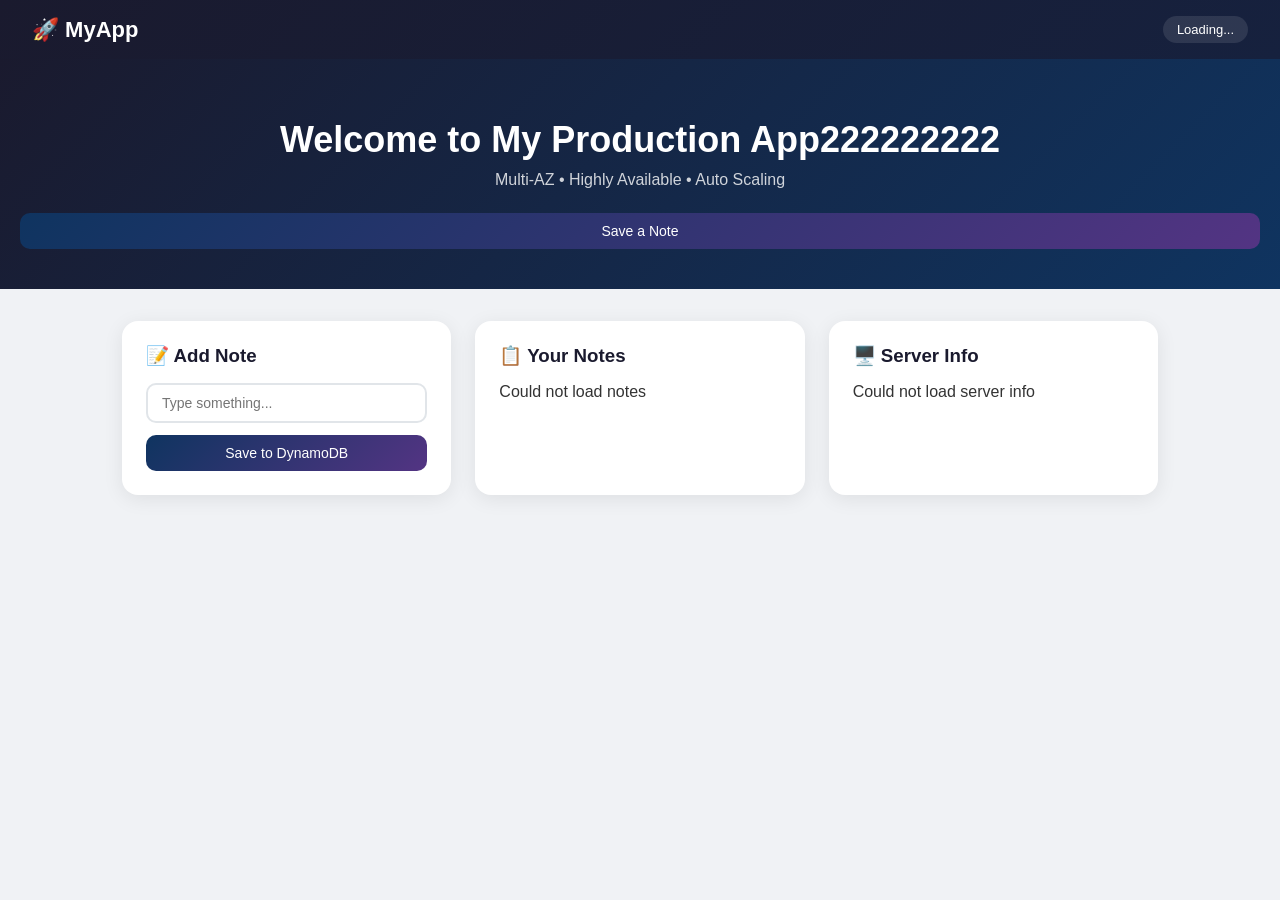
<file: my-production-app/index.html>
<!DOCTYPE html>
<html lang="en">
<head>
  <meta charset="UTF-8"/>
  <meta name="viewport" content="width=device-width, initial-scale=1.0"/>
  <title>My Production App</title>
  <link rel="stylesheet" href="style.css"/>
</head>
<body>
  <nav>
    <div class="nav-brand">🚀 MyApp</div>
    <div class="nav-info" id="server-info">Loading...</div>
  </nav>

  <main>
    <div class="hero">
      <h1>Welcome to My Production App222222222</h1>
      <p>Multi-AZ • Highly Available • Auto Scaling</p>
      <button onclick="saveNote()">Save a Note</button>
    </div>

    <div class="card-grid">
      <div class="card">
        <h3>📝 Add Note</h3>
        <input type="text" id="note-input" placeholder="Type something..."/>
        <button onclick="saveNote()">Save to DynamoDB</button>
      </div>
      <div class="card">
        <h3>📋 Your Notes</h3>
        <div id="notes-list">Loading notes...</div>
      </div>
      <div class="card">
        <h3>🖥️ Server Info</h3>
        <div id="server-details">Fetching...</div>
      </div>
    </div>
  </main>

  <script src="app.js"></script>
</body>
</html>
</file>
<file: my-production-app/style.css>
* { margin: 0; padding: 0; box-sizing: border-box; }

body {
  font-family: 'Segoe UI', sans-serif;
  background: #f0f2f5;
  color: #333;
}

nav {
  background: linear-gradient(135deg, #1a1a2e, #16213e);
  padding: 16px 32px;
  display: flex;
  justify-content: space-between;
  align-items: center;
  color: white;
}

.nav-brand { font-size: 22px; font-weight: bold; }
.nav-info {
  background: rgba(255,255,255,0.1);
  padding: 6px 14px;
  border-radius: 20px;
  font-size: 13px;
}

.hero {
  text-align: center;
  padding: 60px 20px 40px;
  background: linear-gradient(135deg, #1a1a2e, #0f3460);
  color: white;
}

.hero h1 { font-size: 36px; margin-bottom: 10px; }
.hero p { opacity: 0.8; margin-bottom: 24px; }

.card-grid {
  display: grid;
  grid-template-columns: repeat(auto-fit, minmax(280px, 1fr));
  gap: 24px;
  padding: 32px;
  max-width: 1100px;
  margin: 0 auto;
}

.card {
  background: white;
  border-radius: 16px;
  padding: 24px;
  box-shadow: 0 4px 20px rgba(0,0,0,0.08);
}

.card h3 { margin-bottom: 16px; color: #1a1a2e; }

input[type="text"] {
  width: 100%;
  padding: 10px 14px;
  border: 2px solid #e1e5e9;
  border-radius: 10px;
  margin-bottom: 12px;
  font-size: 14px;
}

button {
  background: linear-gradient(135deg, #0f3460, #533483);
  color: white;
  border: none;
  padding: 10px 20px;
  border-radius: 10px;
  cursor: pointer;
  font-size: 14px;
  width: 100%;
}

button:hover { opacity: 0.9; }

.note-item {
  padding: 8px 12px;
  background: #f8f9ff;
  border-radius: 8px;
  margin-bottom: 8px;
  font-size: 14px;
  border-left: 3px solid #0f3460;
}

.info-row {
  display: flex;
  justify-content: space-between;
  padding: 6px 0;
  border-bottom: 1px solid #f0f0f0;
  font-size: 13px;
}

.badge {
  background: #d4edda;
  color: #155724;
  padding: 2px 8px;
  border-radius: 10px;
  font-size: 12px;
}
</file>
